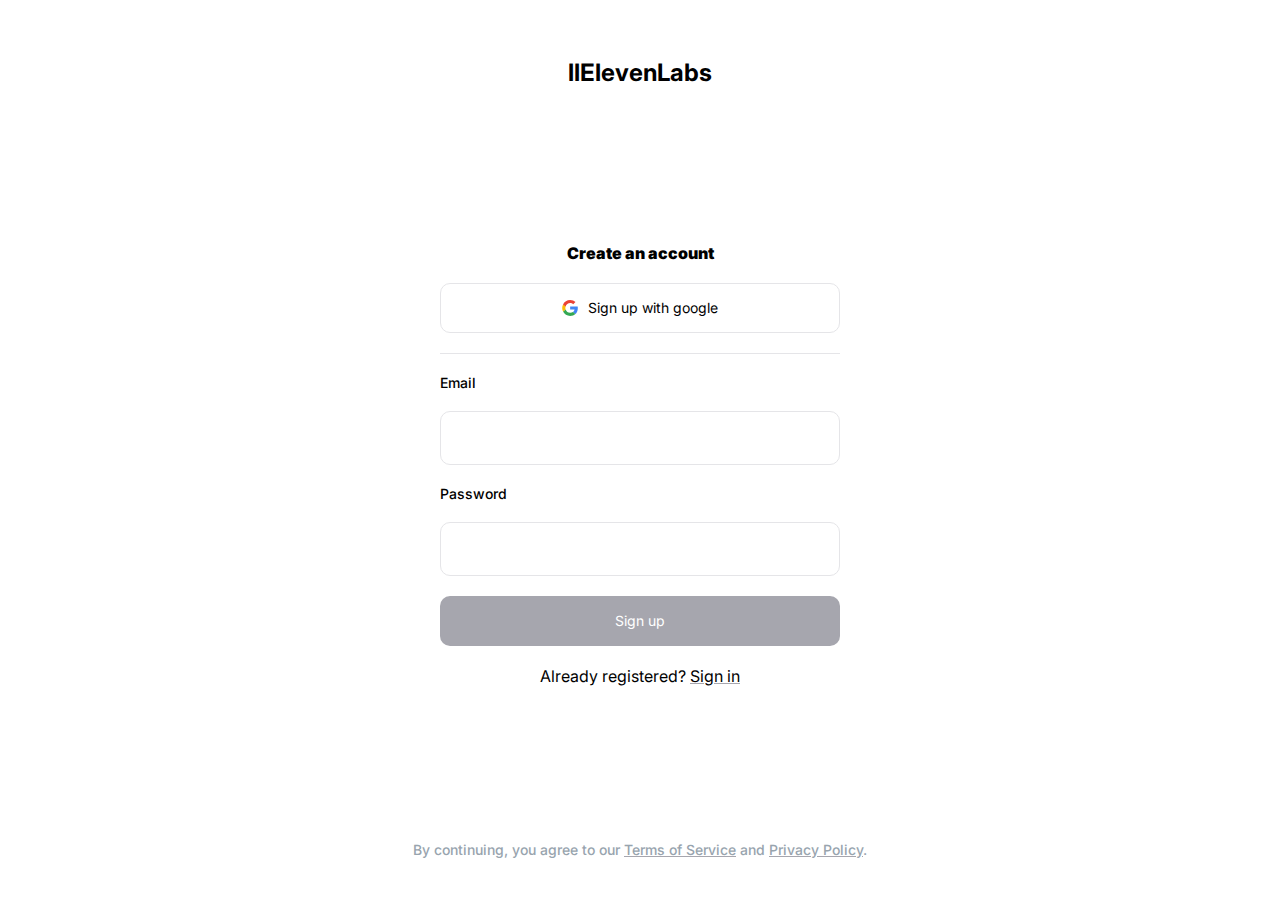
<file: assignment-0/index.html>
<!doctype html>
<head>
  <title> </title>
  <link
    rel="stylesheet"
    href="https://fonts.googleapis.com/css2?family=Inter:wght@400;500;600;700&display=swap" />
  <style>
    .signup-google {
      font-family: Inter;
      font-size: 14px;
      font-weight: 400;
      width: 400px;
      height: 50px;
      border-radius: 10px;
      border: 1px solid #e5e5e8;
      color: black;
      background-color: white;
      display: flex;
      align-items: center;
      justify-content: center;
      gap: 10px;
    }

    .signup-google:hover {
      background-color: rgba(110, 103, 103, 0.11);
      cursor: pointer;
    }

    .underlines {
      text-decoration: underline;
      text-decoration-color: #a6a6ae;
    }
    .underlines:hover {
      text-decoration: underline;
      text-decoration-color: black;
      cursor: pointer;
    }
  </style>
</head>
<body>
  <div
    style="
      background-color: white;
      display: flex;
      flex-direction: column;
      justify-content: space-between;
      height: 100vh;
      align-items: center;
      padding: 50px;
      box-sizing: border-box;
    ">
    <div style="font-family: Inter; font-weight: 700; font-size: 24px">
      llElevenLabs
    </div>
    <div
      style="
        display: flex;
        flex-direction: column;
        flex: 1;
        justify-content: center;
        gap: 20px;
        padding: 40px;
      ">
      <div style="font-family: Inter; font-weight: 1000; text-align: center">
        Create an account
      </div>
      <button class="signup-google">
        <img
          src="./assets/google-icon-logo-svgrepo-com.svg"
          style="width: 16px; height: 16px" />Sign up with google
      </button>
      <div style="width: 100%; height: 1px; background-color: #e5e5e8"></div>
      <div style="font-family: Inter; font-size: 14px; font-weight: 500">
        Email
      </div>
      <input
        style="
          height: 50px;
          border-radius: 10px;
          border: 1px solid #e5e5e8;
          padding-left: 10px;
        " />
      <div style="font-family: Inter; font-size: 14px; font-weight: 500">
        Password
      </div>
      <input
        style="
          height: 50px;
          border-radius: 10px;
          border: 1px solid #e5e5e8;
          padding-left: 10px;
        " />
      <button
        style="
          background-color: #a6a6ae;
          border: 1px;
          border-radius: 10px;
          height: 50px;
          color: white;
          font-family: Inter;
          font-size: 14px;
        ">
        Sign up
      </button>
      <div style="font-family: Inter; font-weight: 400; text-align: center">
        Already registered?
        <span class="underlines">Sign in</span>
      </div>
    </div>
    <div
      style="
        color: #98a4ae;
        font-family: Inter;
        font-weight: 500;
        font-size: 14px;
      ">
      By continuing, you agree to our
      <span class="underlines">Terms of Service</span> and
      <span class="underlines">Privacy Policy</span>.
    </div>
  </div>
</body>
</file>
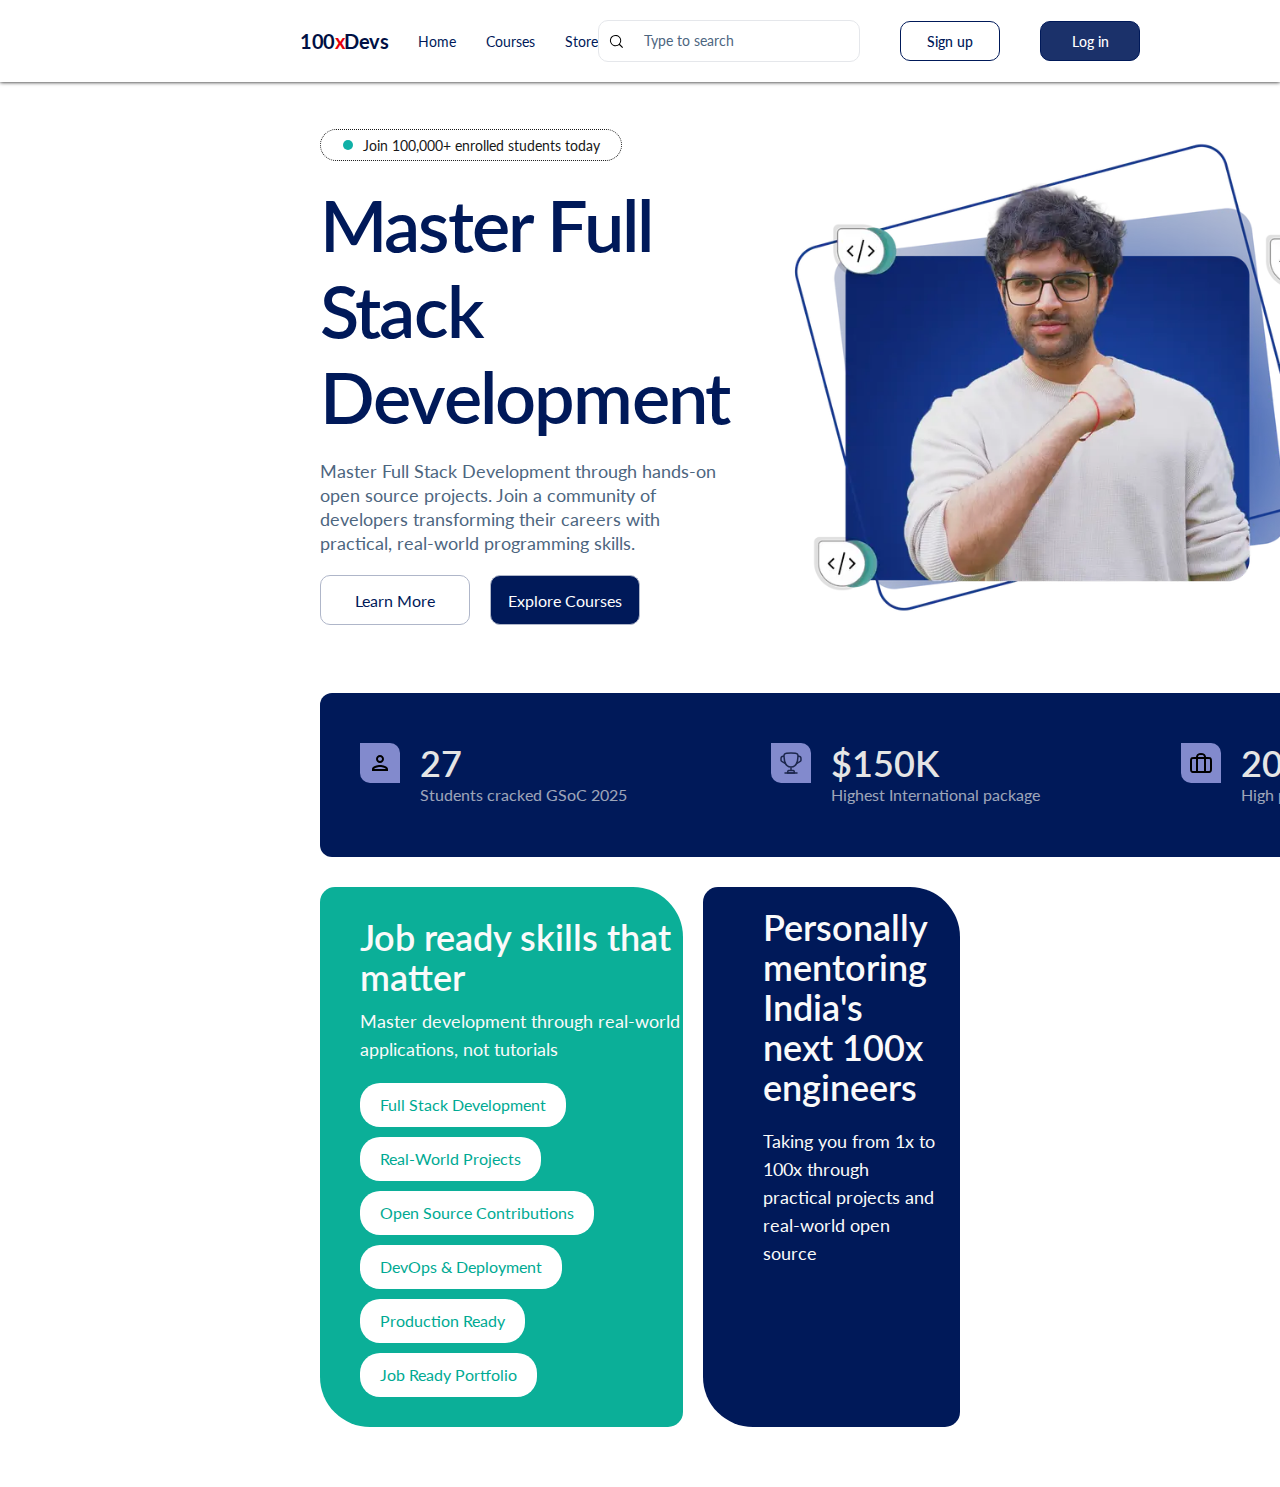
<file: assignment-0/100xdevs page/index.html>
<!doctype html>
<html>
  <head>
    <title>100xDevs</title>
    <link rel="preconnect" href="https://fonts.googleapis.com" />
    <link rel="preconnect" href="https://fonts.gstatic.com" crossorigin />
    <link
      href="https://fonts.googleapis.com/css2?family=Lato:ital,wght@0,100;0,300;0,400;0,700;0,900;1,100;1,300;1,400;1,700;1,900&display=swap"
      rel="stylesheet" />
    <link href="./index.css" rel="stylesheet" />
  </head>
  <body>
    <header>
      <div class="header-left">
        <nav class="xtitle">100<span class="x-highlight">x</span>Devs</nav>
        <nav class="nav-items">Home</nav>
        <nav class="nav-items">Courses</nav>
        <nav class="nav-items">Store</nav>
      </div>
      <div class="header-right">
        <div class="search-box">
            <img src="./magnifying-glass-svg.svg">
            <input placeholder="Type to search" />
        </div>
        
        <button class="signupbtn">Sign up</button>
        <button class="loginbtn">Log in</button>
      </div>
    </header>

    <div class="main-container">
      <div class="first-container">
        <div class="first-container-left">
          <div class="line-1">
            <span class="dot"></span>Join 100,000+ enrolled students today
          </div>
          <div class="line-2">Master Full Stack Development</div>
          <div class="line-3">
            Master Full Stack Development through hands-on open source projects.
            Join a community of developers transforming their careers with
            practical, real-world programming skills.
          </div>
          <div class="button-container">
            <button class="learnmore-btn">Learn More</button>
            <button class="explorecrs-btn">Explore Courses</button>
          </div>
        </div>

        <img src="./harkirat.webp" />
      </div>

      <div class="second-container">
        <div class="flex-items">
          <div class="flex-items-img">
            <img src="./person-svg.svg" />
          </div>
          <div class="flex-items-cnt">
            <div class="flex-items-cnt-1">27</div>
            <div class="flex-items-cnt-2">Students cracked GSoC 2025</div>
          </div>
        </div>

        <div class="flex-items">
          <div class="flex-items-img">
            <img src="./cup-svg.svg" />
          </div>
          <div class="flex-items-cnt">
            <div class="flex-items-cnt-1">$150K</div>
            <div class="flex-items-cnt-2">Highest International package</div>
          </div>
        </div>

        <div class="flex-items">
          <div class="flex-items-img">
            <img src="./briefcase-svg.svg" />
          </div>
          <div class="flex-items-cnt">
            <div class="flex-items-cnt-1">200+</div>
            <div class="flex-items-cnt-2">
              High paying internships confirmed
            </div>
          </div>
        </div>
      </div>

      <div class="third-container">
        <div class="third-container-left">
            <div class="third-container-left-top">
                <div class="left-line1">Job ready skills that matter</div>
                <div class="left-line2">Master development through real-world applications, not tutorials</div>
            </div>
            <div class="third-container-left-bottom">
                <div class="topics">Full Stack Development</div>
                <div class="topics">Real-World Projects</div>
                <div class="topics">Open Source Contributions</div>
                <div class="topics">DevOps & Deployment</div>
                <div class="topics">Production Ready</div>
                <div class="topics">Job Ready Portfolio</div>
            </div>
        </div>
        <div class="third-container-right">
            <div class="third-container-right-box">
                <div class="right-line1">Personally mentoring India's next 100x engineers</div>
                <div class="right-line2">Taking you from 1x to 100x through practical projects and real-world open source</div>
            </div>
        </div>
      </div>
    </div>
  </body>
</html>
</file>
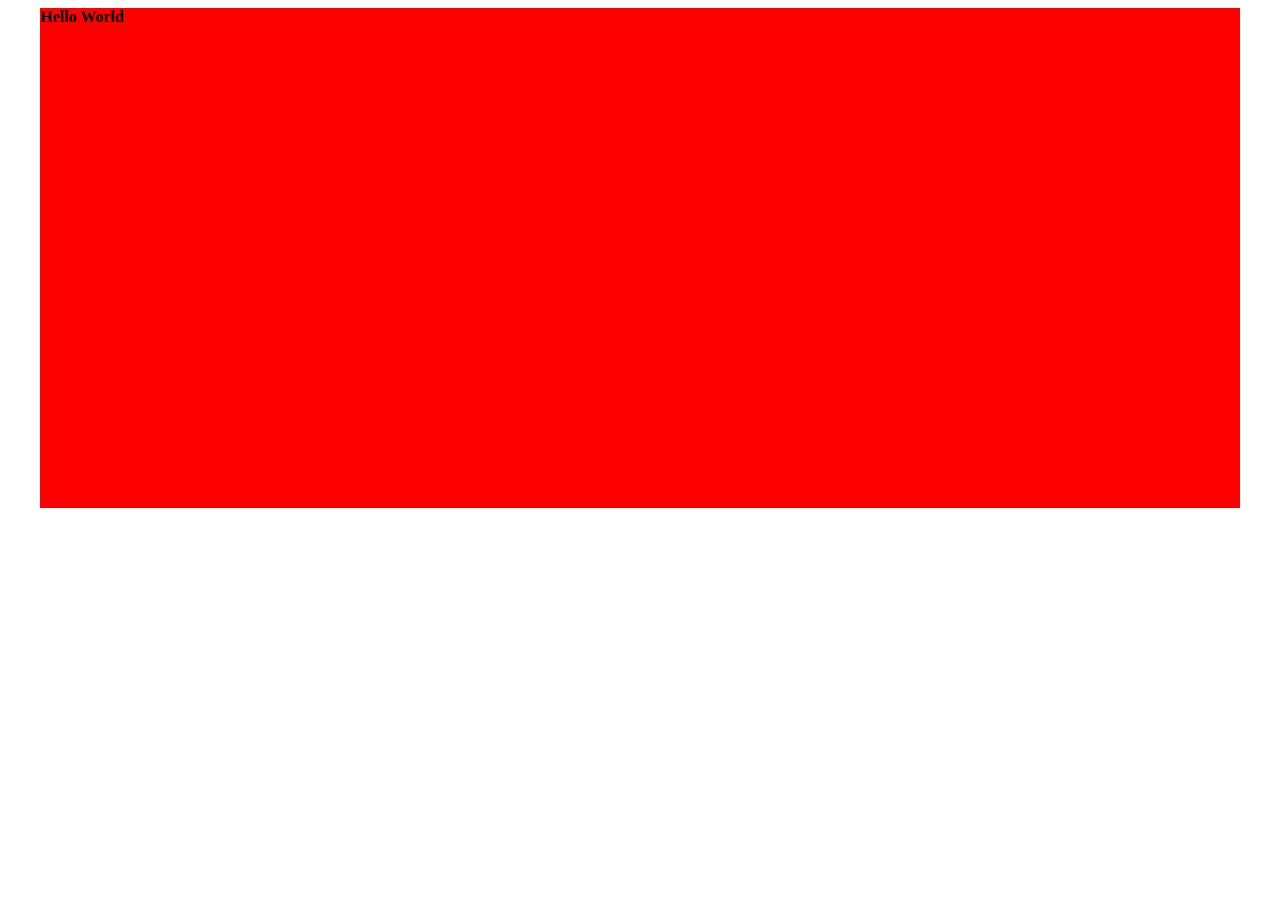
<file: assignment-1/problems/0-horizontal-align/index.html>
<!DOCTYPE html>
<html lang="en">

<head>
    <meta charset="UTF-8">
    <meta name="viewport" content="width=device-width, initial-scale=1.0">
    <title>Horizontal Align</title>
    <style>
       
    </style>
</head>

<body style="display: flex; justify-content: center;">
    <div style="height: 500px; width: 1200px; background-color: red; font-weight: bold;">Hello World</div>
</body>

</html>
</file>
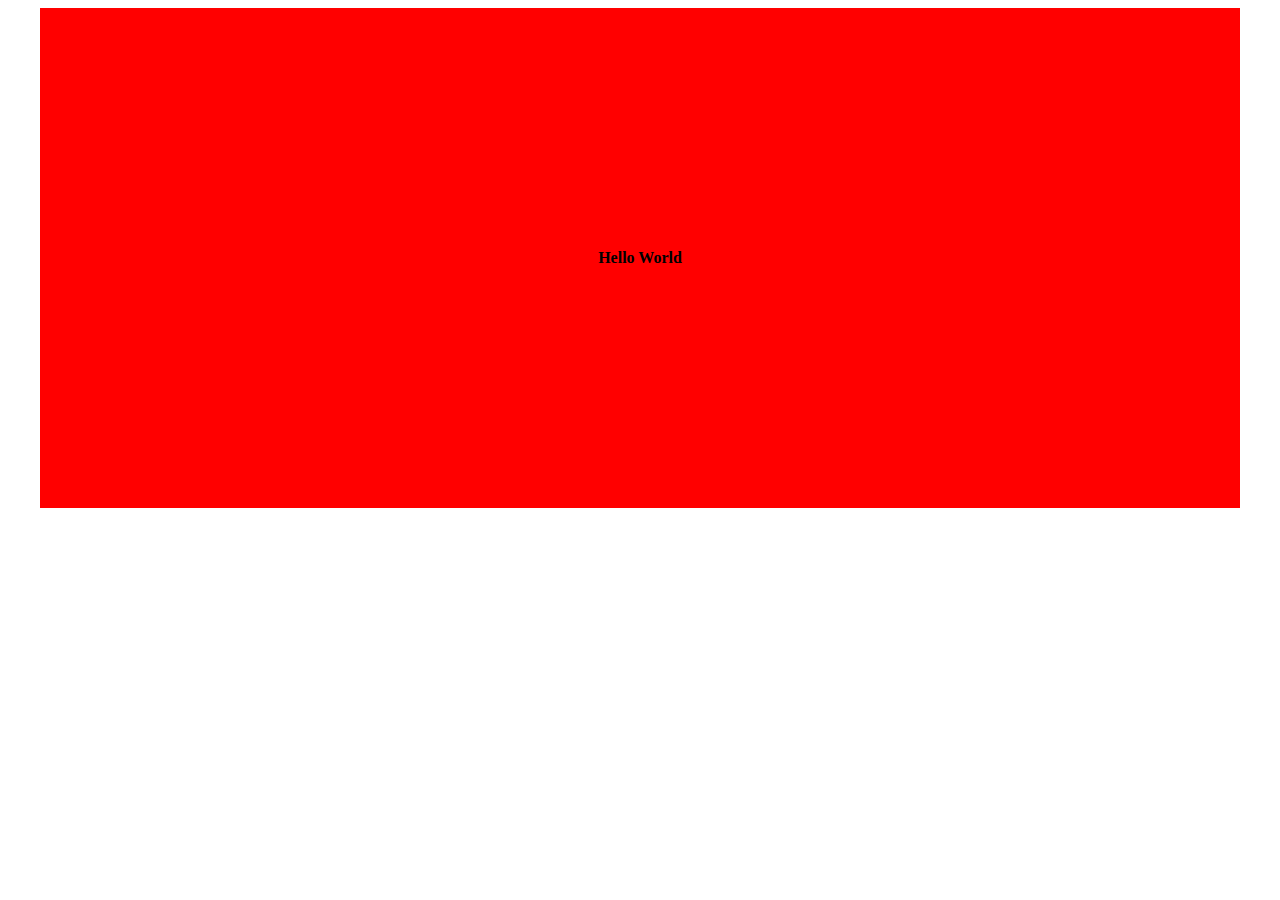
<file: assignment-1/problems/1-vertical-align/index.html>
<!doctype html>
<html lang="en">
  <head>
    <meta charset="UTF-8" />
    <meta name="viewport" content="width=device-width, initial-scale=1.0" />
    <title>Horizontal Align</title>
    <style></style>
  </head>

  <body></body>
</html>
<!doctype html>
<html lang="en">
  <head>
    <meta charset="UTF-8" />
    <meta name="viewport" content="width=device-width, initial-scale=1.0" />
    <title>Horizontal Align</title>
    <style></style>
  </head>

  <body style="display: flex; justify-content: center; align-items: center">
    <div
      style="
        display: flex;
        justify-content: center;
        align-items: center;
        height: 500px;
        width: 1200px;
        background-color: red;
        font-weight: bold;
      ">
      Hello World
    </div>
  </body>
</html>
</file>
<file: assignment-0/100xdevs page/index.css>
body{
    margin: 0px;
}

header{
    padding-left: 300px;
    padding-right: 300px;
    display: flex;
    justify-content: space-between;
    padding-top: 20px;
    padding-bottom: 20px;
    box-shadow: 0px 0.1px 4px black;
}

.header-left{
    display: flex;
    gap: 30px;
    align-items: center;
    
}

.xtitle{
    font-family: "Lato";
    font-weight: 700;
    font-size: 20px;
    color:#001044;
    letter-spacing: -0.025em;
}
.x-highlight{
    color: #e7000b;
}

.nav-items{
    font-family: "Lato";
    font-weight: 400;
    font-size: 14px;
    color: #001959 ;
}

.header-right{
    display: flex;
    gap: 40px;
    align-items: center;
}

.search-box{
    width: 250px;
    height: 40px;
    border-radius: 10px;
    border: 1px solid #e5e7eb;
    display: flex;
    align-items: center;
    padding-left: 10px;
    /* justify-content: center; */
    
}

.search-box img{
    width: 15px;
    height: 15px;
}

.search-box input{
    border: none;
    outline: none;
    flex: 1;
    padding-left: 10px;
    font-family: "Lato";
}

.search-box input::placeholder{
    padding-left: 10px;
color: #4d667f;
    font-family: "Lato";
    font-weight: 400;
    font-size: 14px;
    line-height: 20px;
}


.signupbtn{
    border-radius: 10px;
    border: 0.5px solid #001959;
    color: #001959;
    background-color: white;
    font-family: "Lato";
    font-weight: 500;
    font-size: 14px;
    height: 40px;
    width: 100px;
}

.loginbtn{
    border-radius: 10px;
    border: 0.5px solid #001959;
    background-color: #1b316a;
    color: white;
    font-family: "Lato";
    font-weight: 500;
    font-size: 14px;
    height: 40px;
    width: 100px;
}

.main-container{
    display: flex;
    flex-direction: column;
    padding-top: 30px;
    margin-left: 300px;
    margin-right: 300px;
    padding-left: 20px;
    padding-right: 20px;
}

.first-container{
    display: flex;
    align-items: center;
    gap: 30px;
    
}

.first-container-left{
    display: flex;
    flex-direction: column;
    justify-content: center;
    gap: 20px;
}

.line-1{
    color: #171717;
    font-family: "Lato";
    font-weight: 400;
    font-size: 14px;
    border: 1px dotted;
    border-radius: 30px;
    width: 300px;
    height: 30px;
    display: flex;
    align-items: center;      
    justify-content: center;
}

.dot{
    width: 10px;
    height:10px;
    background-color: #10b0a7;
    border-radius: 50%;
    /* padding: 10px; */
    margin-right: 10px;
}

.line-2{
    color: #001959;
    font-family: "Lato";
    font-weight: 600;
    font-size: 72px;
    letter-spacing: -0.025em;
    
}

.line-3{
    color: #4d667f;
    font-family: "Lato";
    font-weight: 400;
    font-size: 18px;
    line-height: 24px;
    /* max-width: 500px; */
}

.button-container{
    display: flex;
    gap: 20px;
}

.learnmore-btn{
    color: #001959;
    font-family: "Lato";
    font-size: 16px;
    font-weight: 400;
    background-color: white;
    border: 0.5px solid rgb(175, 182, 201);
    border-radius: 10px;
    width: 150px;
    height: 50px;
    
}

.explorecrs-btn{
    color: white;
    font-family: "Lato";
    font-size: 16px;
    font-weight: 400;
    background-color: #001959;
    border: 0.5px solid rgb(175, 182, 201);
    border-radius: 10px;
    width: 150px;
    height: 50px;
}

.first-container img{
    max-width: 600px;
    transform: scale(0.90);
    
}


.second-container{
    height: 100px;
    width: 1232px;
    background-color: #001959;
    margin-top: 50px;
    padding-top: 32px;
    padding-bottom: 32px;
    padding-left: 40px;
    border-radius: 12px 140px 12px 12px;
    display: flex;
    align-items:center;
    
}

.flex-items{
    display: flex;
    gap:20px;
    flex: 1;
    justify-content: flex-start;
    
}

.flex-items-img{
    background-color: #828acd;
    height: 40px;
    width: 40px;
    border-radius: 0px 10px 0px 10px;
    display: flex;
    justify-content: center;
    align-items: center;
}
.flex-items-img img{
    height: 24px;
    width: 24px;
    
}

.flex-items-cnt-1{
    color:#e5e5e5;
    font-family: "Lato";
    font-size: 36px;
    line-height: 40px;
    font-weight: 600;
}
.flex-items-cnt-2{
    color: #e5e5e5b3;
    font-family: "Lato";
    font-weight: 400;
    font-size: 16px;
    line-height: 24px;
}

.third-container{
    margin-top: 30px;
    margin-bottom: 60px;
    width: auto;
    height: auto;
    display: flex;
    gap: 20px;
    
}

.third-container-left{
    /* flex:2; */
    background-color: #0baf98;
    padding-left: 40px;
    padding-top: 30px;
    padding-bottom: 30px;
    border-radius: 15px 50px 15px 50px;
    justify-content: center;
    align-items: center;
}
.third-container-left-top{
    display: flex;
    flex-direction: column;
    gap: 10px;
}

.left-line1{
    color: #fafafa;
    font-family: "Lato";
    font-weight: 600;
    font-size: 36px;
    line-height: 40px;
}

.left-line2{
    color: #fafafa;
    font-family: "Lato";
    font-weight: 400;
    font-size: 18px;
    line-height: 28px;
}

.third-container-left-bottom {
    margin-top: 20px;
    display: flex;
    flex-wrap: wrap;
    gap: 10px;
}

.topics{
    width: auto;
    background-color: white;
    padding-top: 10px;
    padding-bottom: 10px;
    padding-left:20px;
    padding-right: 20px;
    color: #00aa93;
    font-family: "Lato";
    font-weight: 400;
    font-size: 16px;
    line-height: 24px;
    border-radius: 20px;
    

}

.third-container-right{
    
    
    padding-bottom: 30px;
    background-color: #001959;
    padding: 20px;
    border-radius: 15px 50px 15px 50px;
}

.right-line1{
    padding-left: 40px;
color: #fafafa;
    font-family: "Lato";
    font-weight: 600;
    font-size: 36px;
    line-height: 40px;
    margin-bottom: 20px;
    
}

.right-line2{
    padding-left: 40px;
color: #fafafa;
    font-family: "Lato";
    font-weight: 400;
    font-size: 18px;
    line-height: 28px;
    
}
</file>
